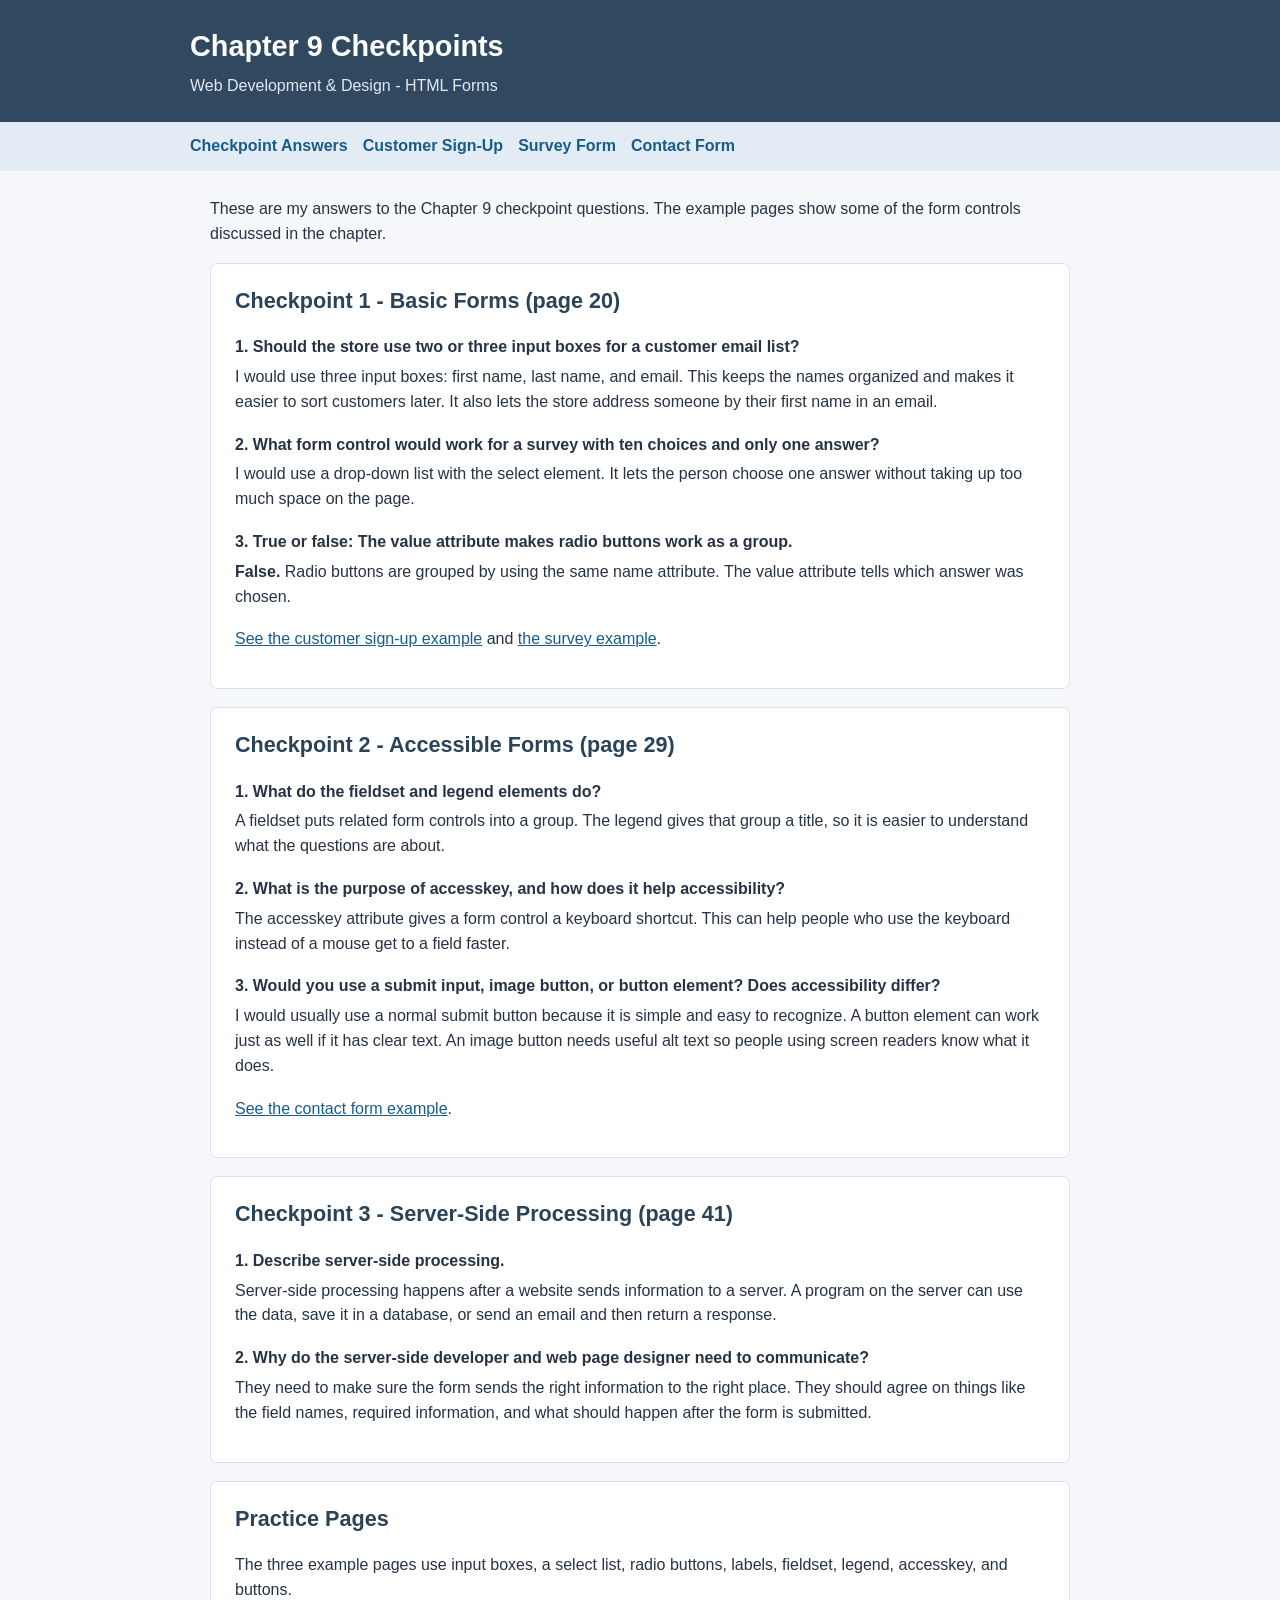
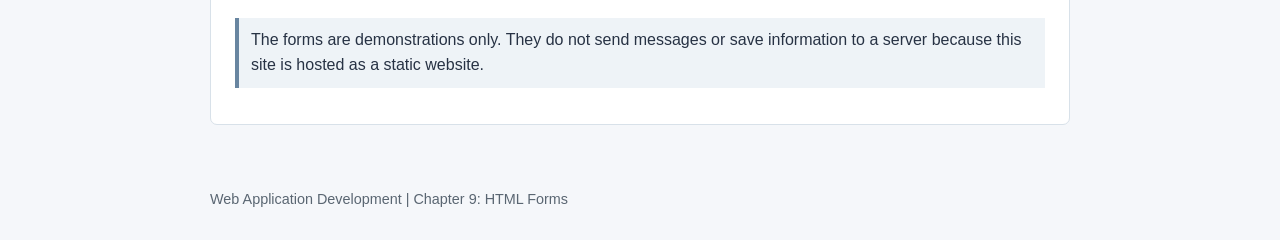
<file: .github/workflows/Chapter9Checkpoints/index.html>
<!DOCTYPE html>
<html lang="en">
<head>
    <meta charset="UTF-8">
    <meta name="viewport" content="width=device-width, initial-scale=1.0">
    <title>Chapter 9 Checkpoints | Chapter 9</title>
    <link rel="stylesheet" href="styles.css">
    
</head>
<body>
<header><div class="header-inner"><h1>Chapter 9 Checkpoints</h1><p>Web Development & Design - HTML Forms</p></div></header>
<nav aria-label="Main navigation"><ul>
    <li><a href="index.html">Checkpoint Answers</a></li>
    <li><a href="form1.html">Customer Sign-Up</a></li>
    <li><a href="form2.html">Survey Form</a></li>
    <li><a href="form3.html">Contact Form</a></li>
</ul></nav>
<main>
<p class="intro">These are my answers to the Chapter 9 checkpoint questions. The example pages show some of the form controls discussed in the chapter.</p>
<section>
<h2>Checkpoint 1 - Basic Forms (page 20)</h2>
<div class="question"><h3>1. Should the store use two or three input boxes for a customer email list?</h3>
<p class="answer">I would use three input boxes: first name, last name, and email. This keeps the names organized and makes it easier to sort customers later. It also lets the store address someone by their first name in an email.</p></div>
<div class="question"><h3>2. What form control would work for a survey with ten choices and only one answer?</h3>
<p class="answer">I would use a drop-down list with the select element. It lets the person choose one answer without taking up too much space on the page.</p></div>
<div class="question"><h3>3. True or false: The value attribute makes radio buttons work as a group.</h3>
<p class="answer"><strong>False.</strong> Radio buttons are grouped by using the same name attribute. The value attribute tells which answer was chosen.</p></div>
<p><a href="form1.html">See the customer sign-up example</a> and <a href="form2.html">the survey example</a>.</p>
</section>
<section>
<h2>Checkpoint 2 - Accessible Forms (page 29)</h2>
<div class="question"><h3>1. What do the fieldset and legend elements do?</h3>
<p class="answer">A fieldset puts related form controls into a group. The legend gives that group a title, so it is easier to understand what the questions are about.</p></div>
<div class="question"><h3>2. What is the purpose of accesskey, and how does it help accessibility?</h3>
<p class="answer">The accesskey attribute gives a form control a keyboard shortcut. This can help people who use the keyboard instead of a mouse get to a field faster.</p></div>
<div class="question"><h3>3. Would you use a submit input, image button, or button element? Does accessibility differ?</h3>
<p class="answer">I would usually use a normal submit button because it is simple and easy to recognize. A button element can work just as well if it has clear text. An image button needs useful alt text so people using screen readers know what it does.</p></div>
<p><a href="form3.html">See the contact form example</a>.</p>
</section>
<section>
<h2>Checkpoint 3 - Server-Side Processing (page 41)</h2>
<div class="question"><h3>1. Describe server-side processing.</h3>
<p class="answer">Server-side processing happens after a website sends information to a server. A program on the server can use the data, save it in a database, or send an email and then return a response.</p></div>
<div class="question"><h3>2. Why do the server-side developer and web page designer need to communicate?</h3>
<p class="answer">They need to make sure the form sends the right information to the right place. They should agree on things like the field names, required information, and what should happen after the form is submitted.</p></div>
</section>
<section><h2>Practice Pages</h2>
<p>The three example pages use input boxes, a select list, radio buttons, labels, fieldset, legend, accesskey, and buttons.</p>
<p class="note">The forms are demonstrations only. They do not send messages or save information to a server because this site is hosted as a static website.</p>
</section>
</main>
<footer>Web Application Development | Chapter 9: HTML Forms</footer>
</body>
</html>
</file>
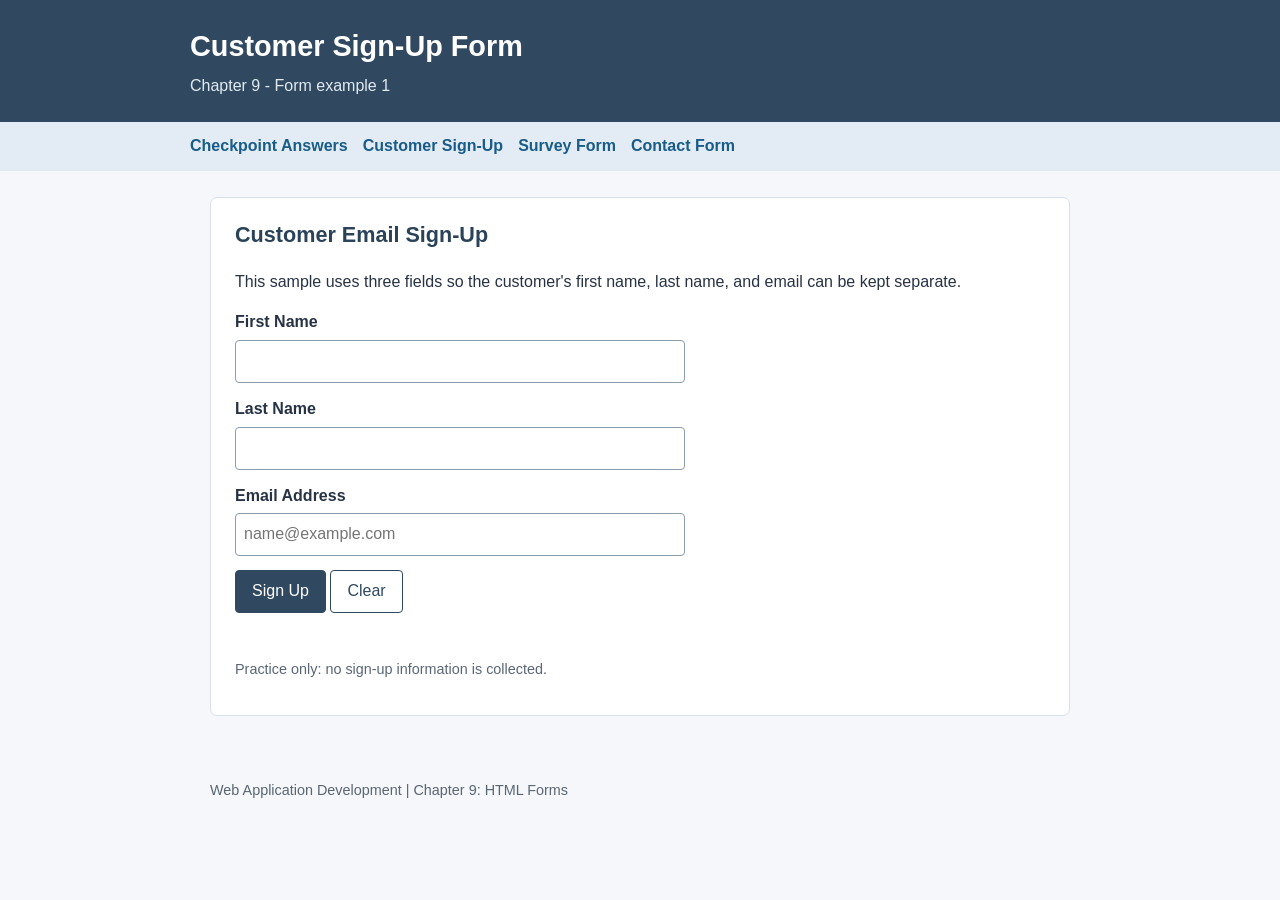
<file: .github/workflows/Chapter9Checkpoints/form1.html>
<!DOCTYPE html>
<html lang="en">
<head>
    <meta charset="UTF-8">
    <meta name="viewport" content="width=device-width, initial-scale=1.0">
    <title>Customer Sign-Up Form | Chapter 9</title>
    <link rel="stylesheet" href="styles.css">
    <script src="script.js" defer></script>
</head>
<body>
<header><div class="header-inner"><h1>Customer Sign-Up Form</h1><p>Chapter 9 - Form example 1</p></div></header>
<nav aria-label="Main navigation"><ul>
    <li><a href="index.html">Checkpoint Answers</a></li>
    <li><a href="form1.html">Customer Sign-Up</a></li>
    <li><a href="form2.html">Survey Form</a></li>
    <li><a href="form3.html">Contact Form</a></li>
</ul></nav>
<main>
<section><h2>Customer Email Sign-Up</h2>
<p>This sample uses three fields so the customer's first name, last name, and email can be kept separate.</p>
<form class="practice-form" action="#" method="get">
    <div class="form-row"><label for="firstName">First Name</label>
        <input type="text" name="firstName" id="firstName" required></div>
    <div class="form-row"><label for="lastName">Last Name</label>
        <input type="text" name="lastName" id="lastName" required></div>
    <div class="form-row"><label for="email">Email Address</label>
        <input type="email" name="email" id="email" placeholder="name@example.com" required></div>
    <input type="submit" value="Sign Up">
    <input type="reset" value="Clear">
    <p class="status" role="status" aria-live="polite"></p>
</form>
<p class="small">Practice only: no sign-up information is collected.</p>
</section>
</main>
<footer>Web Application Development | Chapter 9: HTML Forms</footer>
</body>
</html>
</file>
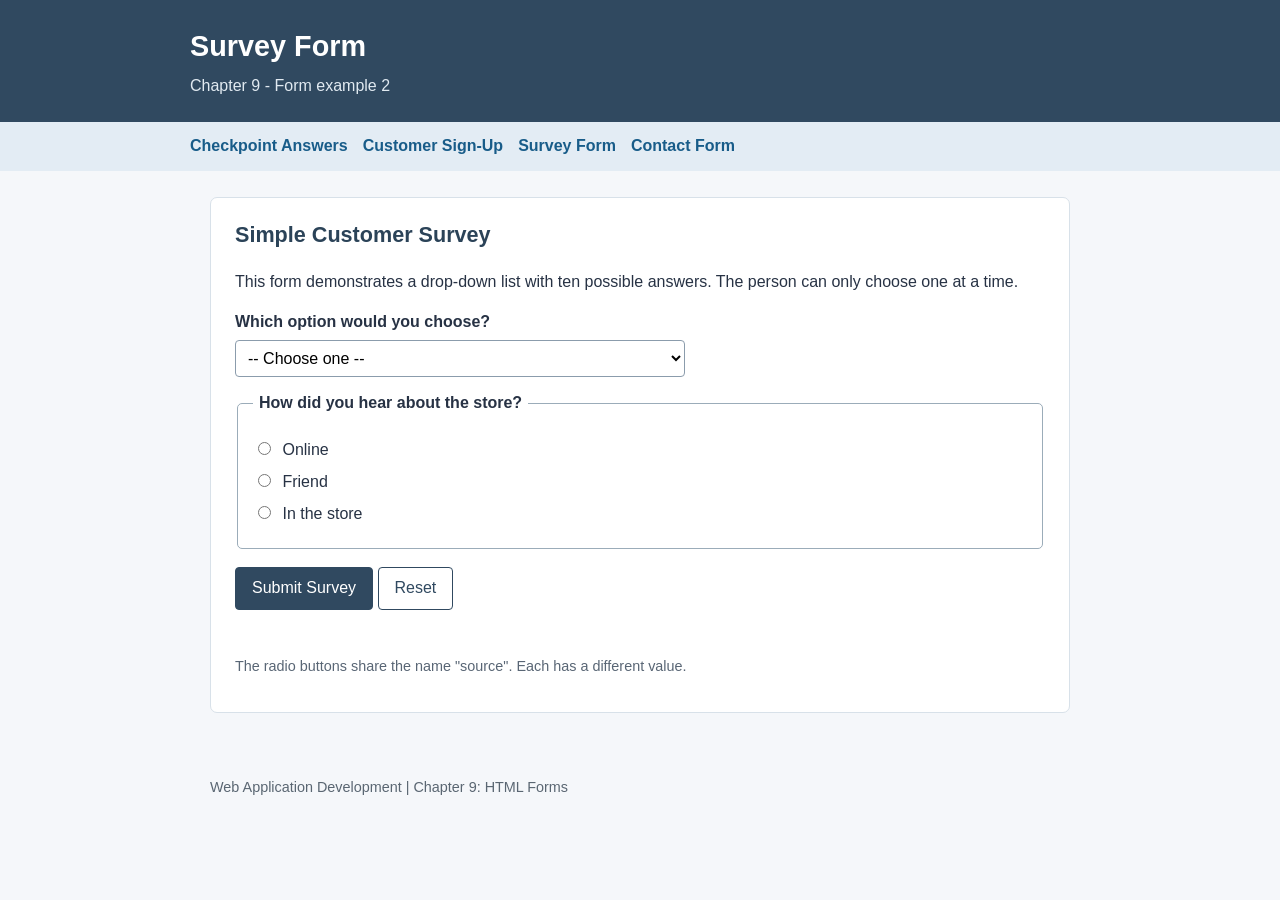
<file: .github/workflows/Chapter9Checkpoints/form2.html>
<!DOCTYPE html>
<html lang="en">
<head>
    <meta charset="UTF-8">
    <meta name="viewport" content="width=device-width, initial-scale=1.0">
    <title>Survey Form | Chapter 9</title>
    <link rel="stylesheet" href="styles.css">
    <script src="script.js" defer></script>
</head>
<body>
<header><div class="header-inner"><h1>Survey Form</h1><p>Chapter 9 - Form example 2</p></div></header>
<nav aria-label="Main navigation"><ul>
    <li><a href="index.html">Checkpoint Answers</a></li>
    <li><a href="form1.html">Customer Sign-Up</a></li>
    <li><a href="form2.html">Survey Form</a></li>
    <li><a href="form3.html">Contact Form</a></li>
</ul></nav>
<main>
<section><h2>Simple Customer Survey</h2>
<p>This form demonstrates a drop-down list with ten possible answers. The person can only choose one at a time.</p>
<form class="practice-form" action="#" method="get">
    <div class="form-row"><label for="surveyChoice">Which option would you choose?</label>
    <select name="surveyChoice" id="surveyChoice" required>
        <option value="">-- Choose one --</option>
        <option value="choice1">Option 1</option>
        <option value="choice2">Option 2</option>
        <option value="choice3">Option 3</option>
        <option value="choice4">Option 4</option>
        <option value="choice5">Option 5</option>
        <option value="choice6">Option 6</option>
        <option value="choice7">Option 7</option>
        <option value="choice8">Option 8</option>
        <option value="choice9">Option 9</option>
        <option value="choice10">Option 10</option>
    </select></div>
    <fieldset><legend>How did you hear about the store?</legend>
        <div class="radio-row"><input type="radio" id="online" name="source" value="online" required>
        <label for="online">Online</label></div>
        <div class="radio-row"><input type="radio" id="friend" name="source" value="friend">
        <label for="friend">Friend</label></div>
        <div class="radio-row"><input type="radio" id="store" name="source" value="store">
        <label for="store">In the store</label></div>
    </fieldset>
    <input type="submit" value="Submit Survey">
    <input type="reset" value="Reset">
    <p class="status" role="status" aria-live="polite"></p>
</form>
<p class="small">The radio buttons share the name "source". Each has a different value.</p>
</section>
</main>
<footer>Web Application Development | Chapter 9: HTML Forms</footer>
</body>
</html>
</file>
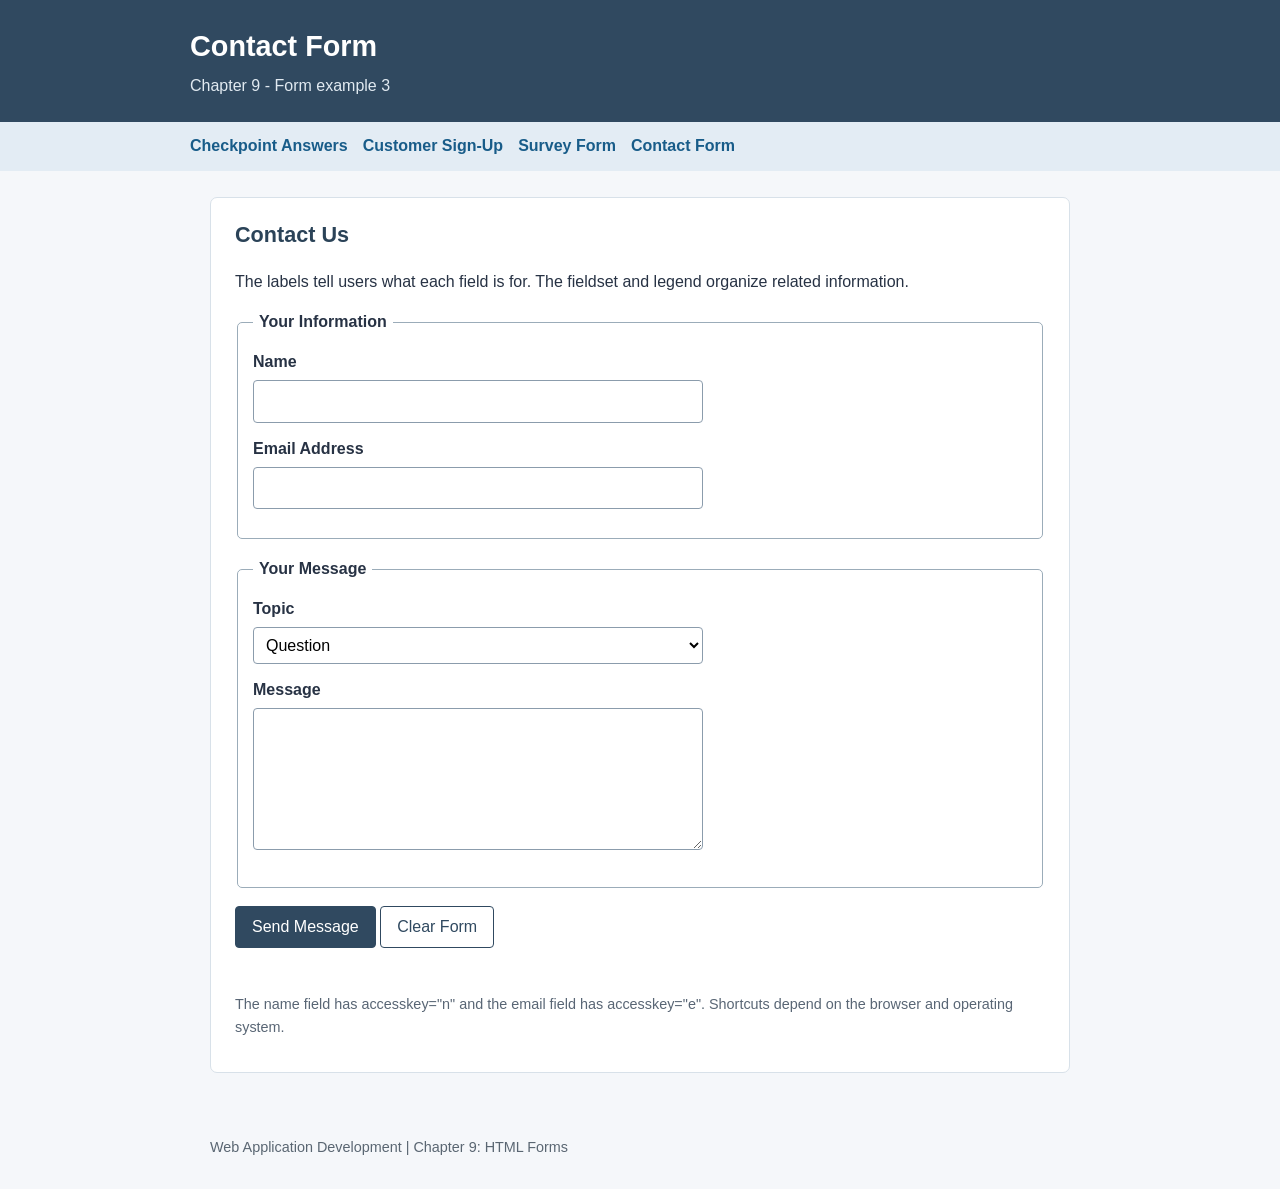
<file: .github/workflows/Chapter9Checkpoints/form3.html>
<!DOCTYPE html>
<html lang="en">
<head>
    <meta charset="UTF-8">
    <meta name="viewport" content="width=device-width, initial-scale=1.0">
    <title>Contact Form | Chapter 9</title>
    <link rel="stylesheet" href="styles.css">
    <script src="script.js" defer></script>
</head>
<body>
<header><div class="header-inner"><h1>Contact Form</h1><p>Chapter 9 - Form example 3</p></div></header>
<nav aria-label="Main navigation"><ul>
    <li><a href="index.html">Checkpoint Answers</a></li>
    <li><a href="form1.html">Customer Sign-Up</a></li>
    <li><a href="form2.html">Survey Form</a></li>
    <li><a href="form3.html">Contact Form</a></li>
</ul></nav>
<main>
<section><h2>Contact Us</h2>
<p>The labels tell users what each field is for. The fieldset and legend organize related information.</p>
<form class="practice-form" action="#" method="get">
    <fieldset>
        <legend>Your Information</legend>
        <div class="form-row"><label for="contactName">Name</label>
            <input type="text" name="contactName" id="contactName" accesskey="n" tabindex="1" required></div>
        <div class="form-row"><label for="contactEmail">Email Address</label>
            <input type="email" name="contactEmail" id="contactEmail" accesskey="e" tabindex="2" required></div>
    </fieldset>
    <fieldset>
        <legend>Your Message</legend>
        <div class="form-row"><label for="topic">Topic</label>
            <select name="topic" id="topic" tabindex="3">
                <option value="question">Question</option>
                <option value="feedback">Feedback</option>
                <option value="other">Other</option>
            </select></div>
        <div class="form-row"><label for="message">Message</label>
            <textarea name="message" id="message" rows="5" cols="40" tabindex="4" required></textarea></div>
    </fieldset>
    <button type="submit" tabindex="5">Send Message</button>
    <button type="reset" tabindex="6">Clear Form</button>
    <p class="status" role="status" aria-live="polite"></p>
</form>
<p class="small">The name field has accesskey="n" and the email field has accesskey="e". Shortcuts depend on the browser and operating system.</p>
</section>
</main>
<footer>Web Application Development | Chapter 9: HTML Forms</footer>
</body>
</html>
</file>
<file: .github/workflows/Chapter9Checkpoints/styles.css>
/* Chapter 9 - Forms and Checkpoints */
* { box-sizing: border-box; }
body { margin: 0; background: #f5f7fa; color: #273244; font-family: Arial, Helvetica, sans-serif; line-height: 1.55; }
header { background: #304960; color: white; padding: 24px 20px; }
.header-inner, main, footer { max-width: 900px; margin: auto; }
header h1 { margin: 0 0 5px; font-size: 1.8rem; }
header p { margin: 0; color: #e1eaf1; }
nav { background: #e3ecf4; padding: 12px 20px; }
nav ul { max-width: 900px; margin: 0 auto; padding: 0; display: flex; gap: 15px; flex-wrap: wrap; list-style: none; }
a { color: #185c89; }
nav a { font-weight: bold; text-decoration: none; }
nav a:hover, nav a:focus-visible { text-decoration: underline; }
main { padding: 26px 20px 45px; }
.intro { margin-top: 0; }
section { background: white; padding: 20px 24px; margin: 0 0 18px; border: 1px solid #d8e1e9; border-radius: 7px; }
h2 { margin-top: 0; font-size: 1.35rem; color: #2b4358; }
h3 { font-size: 1rem; margin-bottom: 4px; }
p { margin-top: 5px; }
.question { margin-bottom: 18px; }
.question:last-child { margin-bottom: 0; }
.answer { margin-left: 0; }
fieldset { border: 1px solid #9bacb9; border-radius: 5px; padding: 15px; margin-bottom: 18px; }
legend { padding: 0 6px; font-weight: bold; }
.form-row { margin: 0 0 14px; }
.form-row > label { display: block; font-weight: bold; margin-bottom: 5px; }
input[type="text"], input[type="email"], select, textarea { font: inherit; width: min(100%, 450px); border: 1px solid #8b9cac; border-radius: 4px; padding: 8px; background: #fff; }
textarea { resize: vertical; }
input[type="radio"] { margin-right: 7px; }
.radio-row { margin: 7px 0; }
button, input[type="submit"], input[type="reset"] { font: inherit; border: 1px solid #304960; border-radius: 4px; padding: 8px 16px; cursor: pointer; }
button[type="submit"], input[type="submit"] { background: #304960; color: white; }
button[type="reset"], input[type="reset"] { background: #fff; color: #304960; }
button:hover, input[type="submit"]:hover { opacity: 0.9; }
.note { background: #eef3f7; border-left: 4px solid #6885a0; padding: 10px 12px; }
.status { min-height: 1.5em; color: #244e38; font-weight: bold; }
.small { font-size: .9rem; color: #596675; }
footer { padding: 0 20px 30px; font-size: .9rem; color: #5a6672; }
@media (max-width: 520px) { section { padding: 16px; } header h1 { font-size: 1.5rem; } }
</file>
